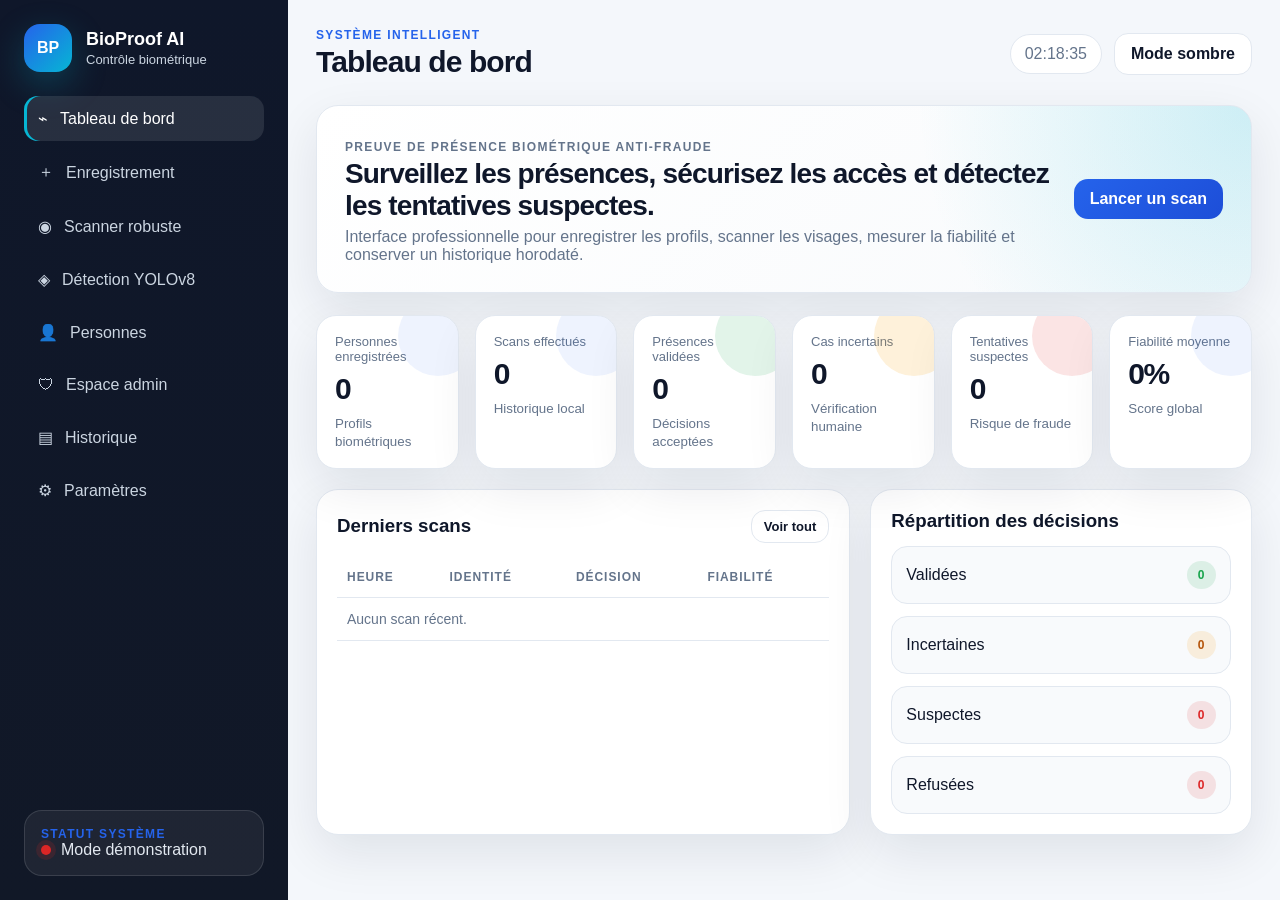
<file: index.html>
<!DOCTYPE html>
<html lang="fr">
<head>
  <meta charset="UTF-8" />
  <meta name="viewport" content="width=device-width, initial-scale=1.0" />
  <meta name="description" content="Système intelligent de preuve de présence biométrique anti-fraude" />
  <title>BioProof AI | Présence biométrique anti-fraude</title>
  <link rel="preconnect" href="https://fonts.gstatic.com" crossorigin>
  <link rel="stylesheet" href="assets/css/main.css" />
  <link rel="stylesheet" href="assets/css/components.css" />
  <link rel="stylesheet" href="assets/css/dashboard.css" />
  <link rel="stylesheet" href="assets/css/forms.css" />
  <link rel="stylesheet" href="assets/css/scanner.css" />
  <link rel="stylesheet" href="assets/css/responsive.css" />
</head>
<body>
  <div class="app-shell" id="appShell">
    <aside class="sidebar" aria-label="Navigation principale">
      <div class="brand">
        <div class="brand-mark">BP</div>
        <div>
          <strong>BioProof AI</strong>
          <span>Contrôle biométrique</span>
        </div>
      </div>

      <nav class="main-nav" id="mainNav">
        <button class="nav-item active" data-page="dashboard" type="button"><span>⌁</span> Tableau de bord</button>
        <button class="nav-item" data-page="register" type="button"><span>＋</span> Enregistrement</button>
        <button class="nav-item" data-page="scanner" type="button"><span>◉</span> Scanner robuste</button>
        <button class="nav-item" data-page="yolo" type="button"><span>◈</span> Détection YOLOv8</button>
        <button class="nav-item" data-page="persons" type="button"><span>👤</span> Personnes</button>
        <button class="nav-item" data-page="admin" type="button"><span>🛡</span> Espace admin</button>
        <button class="nav-item" data-page="history" type="button"><span>▤</span> Historique</button>
        <button class="nav-item" data-page="settings" type="button"><span>⚙</span> Paramètres</button>
      </nav>

      <div class="sidebar-card">
        <p class="eyebrow">Statut système</p>
        <div class="status-line">
          <span class="status-dot" id="backendDot"></span>
          <span id="backendStatus">Vérification...</span>
        </div>
      </div>
    </aside>

    <main class="main-content">
      <header class="topbar">
        <button class="menu-toggle" id="menuToggle" type="button" aria-label="Ouvrir le menu">☰</button>
        <div>
          <p class="eyebrow" id="pageEyebrow">Système intelligent</p>
          <h1 id="pageTitle">Tableau de bord</h1>
        </div>
        <div class="topbar-actions">
          <span class="clock" id="clock">--:--:--</span>
          <button class="btn btn-ghost" id="themeToggle" type="button">Mode sombre</button>
        </div>
      </header>

      <section id="toastArea" class="toast-area" aria-live="polite"></section>

      <section class="page active" id="page-dashboard" aria-label="Tableau de bord">
        <div class="hero-card">
          <div>
            <p class="eyebrow">Preuve de présence biométrique anti-fraude</p>
            <h2>Surveillez les présences, sécurisez les accès et détectez les tentatives suspectes.</h2>
            <p>Interface professionnelle pour enregistrer les profils, scanner les visages, mesurer la fiabilité et conserver un historique horodaté.</p>
          </div>
          <button class="btn btn-primary" data-go="scanner" type="button">Lancer un scan</button>
        </div>

        <div class="stats-grid">
          <article class="stat-card"><span>Personnes enregistrées</span><strong id="statPersons">0</strong><small>Profils biométriques</small></article>
          <article class="stat-card"><span>Scans effectués</span><strong id="statScans">0</strong><small>Historique local</small></article>
          <article class="stat-card success"><span>Présences validées</span><strong id="statValid">0</strong><small>Décisions acceptées</small></article>
          <article class="stat-card warning"><span>Cas incertains</span><strong id="statUncertain">0</strong><small>Vérification humaine</small></article>
          <article class="stat-card danger"><span>Tentatives suspectes</span><strong id="statSuspect">0</strong><small>Risque de fraude</small></article>
          <article class="stat-card"><span>Fiabilité moyenne</span><strong id="statReliability">0%</strong><small>Score global</small></article>
        </div>

        <div class="content-grid two-columns">
          <article class="panel">
            <div class="panel-header">
              <h3>Derniers scans</h3>
              <button class="btn btn-small btn-ghost" data-go="history" type="button">Voir tout</button>
            </div>
            <div class="table-wrap">
              <table>
                <thead><tr><th>Heure</th><th>Identité</th><th>Décision</th><th>Fiabilité</th></tr></thead>
                <tbody id="recentScans"></tbody>
              </table>
            </div>
          </article>

          <article class="panel">
            <div class="panel-header"><h3>Répartition des décisions</h3></div>
            <div class="decision-stack" id="decisionStack"></div>
          </article>
        </div>
      </section>
      <!--bouton de Detection yolov8-->


      <section class="page" id="page-register" aria-label="Enregistrement">
        <div class="section-intro">
          <div>
            <p class="eyebrow">Création profil</p>
            <h2>Enregistrement biométrique</h2>
            <p>Ajoutez une personne avec ses informations et une photo nette du visage.</p>
          </div>
        </div>

        <div class="content-grid form-layout">
          <form class="panel form-card" id="registerForm">
            <div class="form-grid">
              <label>Nom <input name="last_name" required placeholder="Ex. Konan" /></label>
              <label>Prénom <input name="first_name" required placeholder="Ex. Jean" /></label>
              <label>Matricule <input name="matricule" required placeholder="Ex. INF-2026-001" /></label>
              <label>Fonction <input name="role" placeholder="Ex. Étudiant" /></label>
              <label>Département <input name="department" placeholder="Ex. Informatique" /></label>
              <label>Contact <input name="contact" placeholder="Téléphone ou email" /></label>
              <label>Statut
                <select name="status" required>
                  <option value="Actif">Actif</option>
                  <option value="Inactif">Inactif</option>
                  <option value="Visiteur">Visiteur</option>
                  <option value="Personnel">Personnel</option>
                  <option value="Étudiant">Étudiant</option>
                  <option value="Agent externe">Agent externe</option>
                </select>
              </label>
              <label>Photo visage <input id="photoInput" name="photo" type="file" accept="image/png,image/jpeg,image/jpg,image/webp" required /></label>
            </div>
            <div class="form-actions">
              <button class="btn btn-primary" type="submit">Enregistrer le profil</button>
              <button class="btn btn-ghost" type="reset">Réinitialiser</button>
            </div>
          </form>

          <aside class="panel preview-card">
            <div class="photo-preview" id="photoPreview">
              <span>Aperçu photo</span>
            </div>
            <div id="registerResult" class="result-box muted">
              Le résultat de l’enregistrement apparaîtra ici.
            </div>
          </aside>
        </div>
      </section>

      <section class="page" id="page-scanner" aria-label="Scanner robuste">
        <div class="section-intro">
          <div>
            <p class="eyebrow">Scan temps réel</p>
            <h2>Scanner robuste</h2>
            <p>Placez un seul visage dans le cadre : le système capture et analyse automatiquement toutes les 5 secondes.</p>
          </div>
        </div>

        <div class="scanner-layout">
          <article class="panel webcam-panel">
            <div class="camera-shell">
              <video id="webcam" autoplay playsinline muted></video>
              <canvas id="captureCanvas" hidden></canvas>
              <div class="scan-frame"><span></span></div>
            </div>
            <div class="scanner-actions">
              <button class="btn btn-primary" id="startCamera" type="button">Démarrer webcam</button>
              <button class="btn btn-secondary" id="captureBtn" type="button">Capturer</button>
              <button class="btn btn-danger" id="stopCamera" type="button">Arrêter</button>
              <button class="btn btn-primary glow" id="analyzeBtn" type="button">Analyser robuste</button>
              <button class="btn btn-ghost active" id="autoScanBtn" type="button">Scan auto ON</button>
            </div>
            <div class="auto-scan-status" id="autoScanStatus">Démarrez la webcam : le système capture et analyse automatiquement toutes les 5 secondes.</div>
            <div class="precheck-panel" id="precheckPanel">
              <div><strong>Précontrôle intelligent</strong><span>Le précontrôle informe le résultat mais ne bloque pas le scan automatique.</span></div>
            </div>
            <p class="hint">Conseil : visage proche, lumière devant vous, aucun autre visage dans l’image.</p>
          </article>

          <article class="panel result-panel">
            <div class="panel-header">
              <h3>Résultat biométrique</h3>
              <span class="badge neutral" id="decisionBadge">En attente</span>
            </div>
            <div id="scanResult" class="empty-state">
              Aucun scan analysé. Démarrez la webcam : le système capturera et analysera automatiquement après 5 secondes.
            </div>
          </article>
        </div>
      </section>

            <!-- =====================================================
           DÉTECTION D'OBJETS YOLOv8
      ====================================================== -->
      <section class="page" id="page-yolo" aria-label="Détection YOLOv8">

        <div class="section-intro">
          <div>
            <p class="eyebrow">Vision artificielle</p>
            <h2>Détection d'objets YOLOv8</h2>
            <p>
              Utilisez la webcam pour détecter et identifier en temps réel
              les objets reconnus par le modèle YOLOv8.
            </p>
          </div>
        </div>

        <div class="scanner-layout">

          <!-- CAMÉRA YOLO -->
          <article class="panel webcam-panel">

            <div class="panel-header">
              <div>
                <h3>Caméra intelligente</h3>
                <p class="muted">
                  Détection et classification en temps réel
                </p>
              </div>

              <span class="badge neutral" id="yoloBadge">
                Arrêté
              </span>
            </div>

            <div class="camera-shell" id="yoloCameraShell">

              <div id="yoloPlaceholder" class="empty-state">
                <div>
                  <strong>YOLOv8</strong>
                  <p>
                    Cliquez sur « Démarrer YOLOv8 » pour lancer
                    la détection.
                  </p>
                </div>
              </div>

              <img
                id="yoloStream"
                alt="Flux vidéo YOLOv8"
                style="
                  display:none;
                  width:100%;
                  height:100%;
                  object-fit:contain;
                "
              />

            </div>

            <div class="scanner-actions">

              <button
                class="btn btn-primary glow"
                id="startYoloBtn"
                type="button"
              >
                ▶ Démarrer YOLOv8
              </button>

              <button
                class="btn btn-danger"
                id="stopYoloBtn"
                type="button"
                disabled
              >
                ■ Arrêter
              </button>

            </div>

            <div
              class="auto-scan-status"
              id="yoloStatus"
            >
              YOLOv8 est prêt. Démarrez la détection.
            </div>

            <p class="hint">
              Présentez un objet devant la caméra. Le modèle affichera
              sa classe et son niveau de confiance lorsqu'il le reconnaît.
            </p>

          </article>


          <!-- INFORMATIONS -->
          <article class="panel result-panel">

            <div class="panel-header">

              <h3>Informations YOLOv8</h3>

              <span
                class="badge neutral"
                id="yoloModelBadge"
              >
                YOLOv8n
              </span>

            </div>

            <div class="empty-state" id="yoloInfo">

              <div>
                <p>
                  <strong>Modèle :</strong>
                  YOLOv8n
                </p>

                <p>
                  <strong>Source :</strong>
                  Webcam
                </p>

                <p>
                  <strong>Mode :</strong>
                  Détection temps réel
                </p>

                <p>
                  <strong>Seuil de confiance :</strong>
                  35 %
                </p>

                <p>
                  <strong>Backend :</strong>
                  <span id="yoloBackendState">
                    Vérification...
                  </span>
                </p>
              </div>

            </div>

          </article>

        </div>

      </section>

      <section class="page" id="page-persons" aria-label="Personnes enregistrées">
        <div class="section-intro"><div><p class="eyebrow">Base locale</p><h2>Personnes enregistrées</h2><p>Consultez, filtrez et contrôlez les profils biométriques.</p></div></div>
        <article class="panel">
          <div class="toolbar">
            <input class="search-input" id="personSearch" placeholder="Rechercher par nom, matricule ou département" />
            <button class="btn btn-ghost" id="refreshPersons" type="button">Actualiser</button>
          </div>
          <div class="cards-grid" id="personsGrid"></div>
        </article>
      </section>


      <section class="page" id="page-admin" aria-label="Espace administrateur">
        <div class="section-intro admin-hero">
          <div>
            <p class="eyebrow">Administration sécurisée</p>
            <h2>Espace admin — gestion des enregistrements</h2>
            <p>Contrôlez les profils biométriques, vérifiez les doublons, modifiez les informations et supprimez les enregistrements non valides.</p>
          </div>
          <div class="admin-lock-card">
            <span class="admin-lock-icon">🛡</span>
            <strong>Contrôle local</strong>
            <small>Accès réservé à l’administrateur du système</small>
          </div>
        </div>

        <div class="admin-login panel" id="adminLoginPanel">
          <div>
            <p class="eyebrow">Authentification</p>
            <h3>Connexion administrateur</h3>
            <p class="muted">Cette protection locale empêche l’accès direct aux fonctions sensibles depuis l’interface.</p>
          </div>
          <form id="adminLoginForm" class="admin-login-form">
            <label>Identifiant
              <input name="username" placeholder="admin" autocomplete="username" required />
            </label>
            <label>Mot de passe
              <input name="password" type="password" placeholder="••••••••" autocomplete="current-password" required />
            </label>
            <button class="btn btn-primary" type="submit">Ouvrir l’espace admin</button>
            <p class="hint">Identifiants par défaut pour le prototype : <strong>admin</strong> / <strong>admin123</strong>. À remplacer dans une version réelle.</p>
          </form>
        </div>

        <div class="admin-workspace" id="adminWorkspace" hidden>
          <div class="admin-topbar panel">
            <div>
              <p class="eyebrow">Session active</p>
              <h3>Gestion professionnelle des profils</h3>
            </div>
            <div class="admin-actions-inline">
              <button class="btn btn-ghost" id="adminRefresh" type="button">Actualiser</button>
              <button class="btn btn-secondary" id="adminExportCsv" type="button">Exporter CSV</button>
              <button class="btn btn-danger" id="adminLogout" type="button">Fermer la session</button>
            </div>
          </div>

          <div class="admin-tabs" role="tablist" aria-label="Sections administration">
            <button class="admin-tab active" data-admin-tab="profiles" type="button">Profils biométriques</button>
            <button class="admin-tab" data-admin-tab="history" type="button">Historique des scans</button>
            <button class="admin-tab" data-admin-tab="settings" type="button">Paramètres système</button>
          </div>

          <div class="stats-grid admin-stats">
            <article class="stat-card"><span>Total profils</span><strong id="adminTotalPersons">0</strong><small>enregistrements biométriques</small></article>
            <article class="stat-card"><span>Actifs</span><strong id="adminActivePersons">0</strong><small>profils autorisés</small></article>
            <article class="stat-card"><span>Visiteurs</span><strong id="adminVisitors">0</strong><small>accès temporaire</small></article>
            <article class="stat-card"><span>Qualité moyenne</span><strong id="adminAvgQuality">0%</strong><small>photos de référence</small></article>
          </div>

          <div class="admin-tab-page active" id="adminTab-profiles">
          <article class="panel admin-panel">
            <div class="panel-header admin-panel-header">
              <div>
                <h3>Registre des personnes enregistrées</h3>
                <p class="muted">Recherche, filtrage, modification et suppression des profils.</p>
              </div>
              <span class="badge neutral" id="adminCountBadge">0 profils</span>
            </div>
            <div class="toolbar admin-toolbar">
              <input class="search-input" id="adminSearch" placeholder="Rechercher nom, matricule, département, statut" />
              <select id="adminStatusFilter">
                <option value="all">Tous les statuts</option>
                <option value="Actif">Actif</option>
                <option value="Inactif">Inactif</option>
                <option value="Visiteur">Visiteur</option>
                <option value="Personnel">Personnel</option>
                <option value="Étudiant">Étudiant</option>
                <option value="Agent externe">Agent externe</option>
              </select>
              <button class="btn btn-danger" id="adminDeleteSelected" type="button">Supprimer sélection</button>
            </div>
            <div class="table-wrap admin-table-wrap">
              <table class="admin-table">
                <thead>
                  <tr>
                    <th><input type="checkbox" id="adminSelectAll" aria-label="Tout sélectionner" /></th>
                    <th>Identité</th>
                    <th>Matricule</th>
                    <th>Département</th>
                    <th>Statut</th>
                    <th>Qualité</th>
                    <th>Créé le</th>
                    <th>Actions</th>
                  </tr>
                </thead>
                <tbody id="adminPersonsTable"></tbody>
              </table>
            </div>
          </article>

          <article class="panel admin-audit-panel">
            <div class="panel-header"><h3>Journal administratif</h3><button class="btn btn-small btn-ghost" id="adminLoadAudit" type="button">Charger le journal</button></div>
            <div id="adminAuditList" class="audit-list empty-state">Aucun journal chargé.</div>
          </article>
          </div>

          <div class="admin-tab-page" id="adminTab-history">
            <article class="panel admin-panel">
              <div class="panel-header admin-panel-header">
                <div>
                  <h3>Historique administratif des scans</h3>
                  <p class="muted">Contrôlez les preuves de présence, les décisions incertaines et les tentatives suspectes.</p>
                </div>
                <span class="badge neutral" id="adminHistoryCount">0 scans</span>
              </div>
              <div class="stats-grid admin-history-stats">
                <article class="stat-card success"><span>Validées</span><strong id="adminHistValid">0</strong><small>présences acceptées</small></article>
                <article class="stat-card warning"><span>Incertaines</span><strong id="adminHistUncertain">0</strong><small>vérification humaine</small></article>
                <article class="stat-card danger"><span>Suspectes</span><strong id="adminHistSuspect">0</strong><small>risque de fraude</small></article>
                <article class="stat-card"><span>Fiabilité moyenne</span><strong id="adminHistAvgReliability">0%</strong><small>historique récent</small></article>
              </div>
              <div class="toolbar admin-toolbar">
                <input class="search-input" id="adminHistorySearch" placeholder="Rechercher identité, matricule, décision, preuve" />
                <select id="adminHistoryDecisionFilter">
                  <option value="all">Toutes les décisions</option>
                  <option value="validée">Présence validée</option>
                  <option value="incertaine">Présence incertaine</option>
                  <option value="refusée">Présence refusée</option>
                  <option value="suspecte">Tentative suspecte</option>
                </select>
                <button class="btn btn-ghost" id="adminHistoryRefresh" type="button">Actualiser</button>
                <button class="btn btn-secondary" id="adminHistoryExport" type="button">Exporter CSV</button>
                <button class="btn btn-danger" id="adminHistoryClear" type="button">Vider l’historique</button>
              </div>
              <div class="table-wrap admin-table-wrap">
                <table class="admin-table">
                  <thead>
                    <tr><th>Date</th><th>Heure</th><th>Identité</th><th>Matricule</th><th>Décision</th><th>Facial</th><th>Fiabilité</th><th>Preuve</th><th>Action</th></tr>
                  </thead>
                  <tbody id="adminHistoryTable"></tbody>
                </table>
              </div>
            </article>
          </div>

          <div class="admin-tab-page" id="adminTab-settings">
            <article class="panel admin-panel">
              <div class="panel-header admin-panel-header">
                <div>
                  <h3>Paramètres professionnels du système</h3>
                  <p class="muted">Réglez les seuils biométriques, le scan automatique, la conservation et le mode de décision.</p>
                </div>
                <span class="badge neutral">Configuration</span>
              </div>
              <form id="adminSettingsForm" class="settings-form admin-settings-grid">
                <label>URL API backend <input name="apiBase" value="http://localhost:8000" /></label>
                <label>Intervalle scan automatique, secondes <input name="autoScanInterval" type="number" min="3" max="60" value="5" /></label>
                <label>Seuil reconnaissance faciale (%) <input name="faceThreshold" type="number" min="0" max="100" value="85" /></label>
                <label>Seuil fiabilité globale (%) <input name="reliabilityThreshold" type="number" min="0" max="100" value="85" /></label>
                <label>Seuil vivacité anti-fraude (%) <input name="livenessThreshold" type="number" min="0" max="100" value="40" /></label>
                <label>Seuil qualité image (%) <input name="qualityThreshold" type="number" min="0" max="100" value="55" /></label>
                <label>Conservation historique, jours <input name="retentionDays" type="number" min="1" max="3650" value="180" /></label>
                <label>Taille max image, Mo <input name="maxImageMb" type="number" min="1" max="25" value="8" /></label>
                <label>Mode de décision
                  <select name="decisionMode">
                    <option value="hybride">Hybride : scan fluide + validation stricte</option>
                    <option value="strict">Strict : sécurité maximale</option>
                    <option value="demo">Démonstration : tolérance élevée</option>
                  </select>
                </label>
                <label><input name="demoMode" type="checkbox" checked /> Activer le mode démonstration si le backend est absent</label>
                <label><input name="autoScanEnabled" type="checkbox" checked /> Activer le scan automatique par défaut</label>
                <label><input name="storeProofImages" type="checkbox" checked /> Enregistrer les images de preuve</label>
                <div class="settings-actions">
                  <button class="btn btn-primary" type="submit">Sauvegarder les paramètres</button>
                  <button class="btn btn-ghost" id="adminSettingsReset" type="button">Réinitialiser</button>
                  <button class="btn btn-secondary" id="adminSettingsSync" type="button">Synchroniser backend</button>
                </div>
              </form>
            </article>
          </div>
        </div>

        <div class="modal-backdrop" id="adminEditModal" hidden>
          <div class="modal-card" role="dialog" aria-modal="true" aria-labelledby="adminEditTitle">
            <div class="modal-header">
              <div><p class="eyebrow">Modification profil</p><h3 id="adminEditTitle">Modifier l’enregistrement</h3></div>
              <button class="modal-close" id="adminCloseModal" type="button" aria-label="Fermer">×</button>
            </div>
            <form id="adminEditForm" class="form-grid admin-edit-form">
              <input name="id" type="hidden" />
              <label>Nom <input name="last_name" required /></label>
              <label>Prénom <input name="first_name" required /></label>
              <label>Matricule <input name="matricule" required /></label>
              <label>Fonction <input name="role" /></label>
              <label>Département <input name="department" /></label>
              <label>Contact <input name="contact" /></label>
              <label>Statut
                <select name="status" required>
                  <option value="Actif">Actif</option>
                  <option value="Inactif">Inactif</option>
                  <option value="Visiteur">Visiteur</option>
                  <option value="Personnel">Personnel</option>
                  <option value="Étudiant">Étudiant</option>
                  <option value="Agent externe">Agent externe</option>
                </select>
              </label>
              <div class="modal-actions">
                <button class="btn btn-primary" type="submit">Sauvegarder</button>
                <button class="btn btn-ghost" id="adminCancelEdit" type="button">Annuler</button>
              </div>
            </form>
          </div>
        </div>
      </section>

      <section class="page" id="page-history" aria-label="Historique">
        <div class="section-intro"><div><p class="eyebrow">Traçabilité</p><h2>Historique des scans</h2><p>Consultez les présences validées, refusées, incertaines et suspectes.</p></div></div>
        <article class="panel">
          <div class="toolbar">
            <input class="search-input" id="historySearch" placeholder="Rechercher dans l’historique" />
            <select id="decisionFilter"><option value="all">Toutes les décisions</option><option value="validée">Validée</option><option value="incertaine">Incertaine</option><option value="refusée">Refusée</option><option value="suspecte">Suspecte</option></select>
            <button class="btn btn-ghost" id="exportCsv" type="button">Exporter CSV</button>
          </div>
          <div class="table-wrap">
            <table>
              <thead><tr><th>Date</th><th>Heure</th><th>Identité</th><th>Décision</th><th>Facial</th><th>Fiabilité</th><th>Preuve</th></tr></thead>
              <tbody id="historyTable"></tbody>
            </table>
          </div>
        </article>
      </section>

      <section class="page" id="page-settings" aria-label="Paramètres">
        <div class="section-intro"><div><p class="eyebrow">Configuration</p><h2>Paramètres du système</h2><p>Définissez les seuils et l’adresse de l’API backend.</p></div></div>
        <form class="panel settings-form" id="settingsForm">
          <label>URL API backend <input name="apiBase" value="http://localhost:8000" /></label>
          <label>Seuil reconnaissance faciale (%) <input name="faceThreshold" type="number" min="0" max="100" value="85" /></label>
          <label>Seuil fiabilité globale (%) <input name="reliabilityThreshold" type="number" min="0" max="100" value="85" /></label>
          <label>Seuil vivacité (%) <input name="livenessThreshold" type="number" min="0" max="100" value="40" /></label>
          <label><input name="demoMode" type="checkbox" checked /> Activer le mode démonstration si le backend est absent</label>
          <button class="btn btn-primary" type="submit">Sauvegarder les paramètres</button>
        </form>
      </section>
    </main>
  </div>

  <script src="assets/js/utils.js?v=autoscan5"></script>
  <script src="assets/js/api.js?v=autoscan5"></script>
  <script src="assets/js/webcam.js?v=autoscan5"></script>
  <script src="assets/js/register.js?v=autoscan5"></script>
  <script src="assets/js/scanner.js?v=autoscan-direct-5s"></script>
  <script src="assets/js/yolo.js?v=1"></script>
  <script src="assets/js/persons.js?v=autoscan5"></script>
  <script src="assets/js/history.js?v=autoscan5"></script>
  <script src="assets/js/admin.js?v=admin-history-settings-v2"></script>
  <script src="assets/js/app.js?v=admin-history-settings-v2"></script>
</body>
</html>
</file>
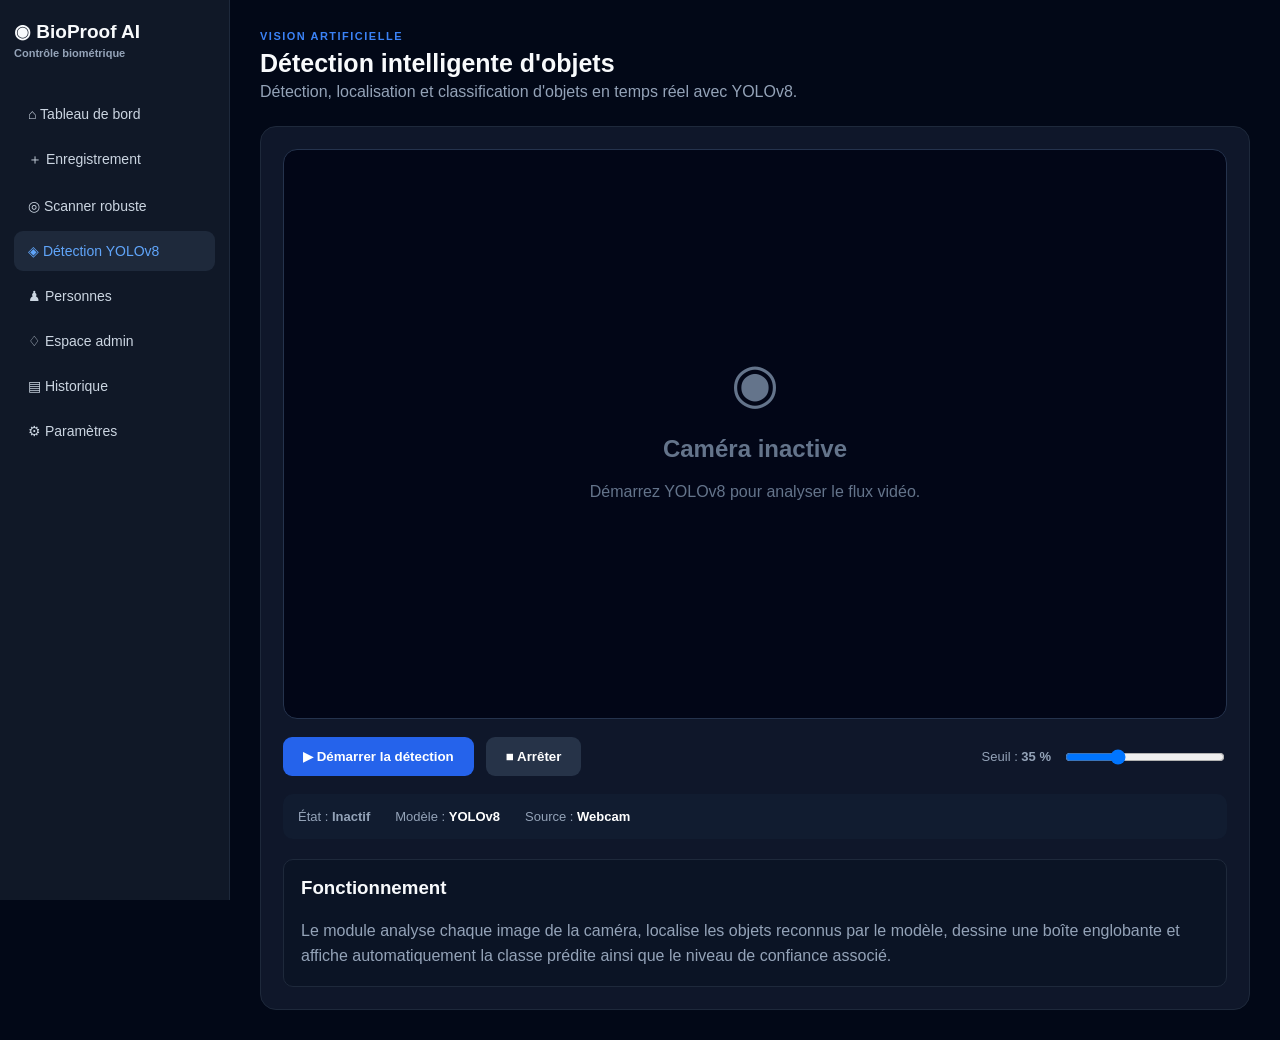
<file: pages/yolo.html>
<!DOCTYPE html>

<html lang="fr">

<head>

<meta charset="UTF-8">

<meta
    name="viewport"
    content="width=device-width, initial-scale=1.0"
>

<title>
    BioProof AI | Détection YOLOv8
</title>

<style>

* {
    box-sizing: border-box;
}

body {

    margin: 0;

    font-family:
        Inter,
        Arial,
        sans-serif;

    background: #020817;

    color: #f8fafc;
}


/* =========================
   SIDEBAR
========================= */

.sidebar {

    position: fixed;

    left: 0;
    top: 0;

    width: 230px;
    height: 100vh;

    padding: 20px 14px;

    background: #101827;

    border-right:
        1px solid #1e293b;
}


.logo {

    font-size: 19px;

    font-weight: 800;

    margin-bottom: 35px;
}


.logo small {

    display: block;

    margin-top: 4px;

    font-size: 11px;

    color: #94a3b8;
}


.menu-item {

    display: block;

    width: 100%;

    padding: 12px 14px;

    margin-bottom: 5px;

    border-radius: 9px;

    color: #cbd5e1;

    text-decoration: none;

    font-size: 14px;
}


.menu-item:hover {

    background: #1e293b;

    color: white;
}


.menu-item.active {

    background: #1e293b;

    color: #60a5fa;
}


/* =========================
   MAIN
========================= */

.main {

    margin-left: 230px;

    min-height: 100vh;

    padding: 30px;
}


.eyebrow {

    color: #3b82f6;

    font-size: 11px;

    font-weight: 800;

    letter-spacing: 1.5px;
}


h1 {

    margin:
        7px 0 5px;

    font-size: 25px;
}


.subtitle {

    margin-bottom: 25px;

    color: #94a3b8;
}


/* =========================
   CARD
========================= */

.card {

    padding: 22px;

    border:
        1px solid #1e293b;

    border-radius: 16px;

    background: #0f172a;
}


/* =========================
   CAMERA
========================= */

.camera {

    position: relative;

    display: flex;

    align-items: center;
    justify-content: center;

    width: 100%;

    min-height: 570px;

    overflow: hidden;

    background: #020617;

    border:
        1px solid #25334d;

    border-radius: 14px;
}


.camera img {

    display: none;

    width: 100%;

    max-height: 720px;

    object-fit: contain;
}


.placeholder {

    text-align: center;

    color: #64748b;
}


.placeholder-icon {

    margin-bottom: 15px;

    font-size: 55px;
}


/* =========================
   CONTROLS
========================= */

.controls {

    display: flex;

    align-items: center;

    gap: 12px;

    margin-top: 18px;

    flex-wrap: wrap;
}


button {

    padding:
        12px 20px;

    border: none;

    border-radius: 9px;

    cursor: pointer;

    font-weight: 700;
}


.start {

    background: #2563eb;

    color: white;
}


.stop {

    background: #263348;

    color: white;
}


label {

    margin-left: auto;

    color: #94a3b8;

    font-size: 13px;
}


input[type="range"] {

    width: 160px;
}


/* =========================
   STATUS
========================= */

.status-bar {

    display: flex;

    gap: 25px;

    margin-top: 18px;

    padding: 15px;

    background: #111c30;

    border-radius: 10px;

    color: #94a3b8;

    font-size: 13px;
}


.status-value {

    color: white;

    font-weight: 700;
}


.online {

    color: #22c55e;
}


.offline {

    color: #94a3b8;
}


/* =========================
   INFORMATION
========================= */

.info {

    margin-top: 20px;

    padding: 17px;

    background: #0b1425;

    border:
        1px solid #1e293b;

    border-radius: 10px;
}


.info h3 {

    margin-top: 0;
}


.info p {

    margin-bottom: 0;

    color: #94a3b8;

    line-height: 1.6;
}

</style>

</head>


<body>


<!-- ======================
     SIDEBAR
====================== -->

<aside class="sidebar">

<div class="logo">

    ◉ BioProof AI

    <small>
        Contrôle biométrique
    </small>

</div>


<a
    href="../index.html"
    class="menu-item"
>
    ⌂ Tableau de bord
</a>


<a
    href="#"
    class="menu-item"
>
    ＋ Enregistrement
</a>


<a
    href="#"
    class="menu-item"
>
    ◎ Scanner robuste
</a>


<a
    href="yolo.html"
    class="menu-item active"
>
    ◈ Détection YOLOv8
</a>


<a
    href="#"
    class="menu-item"
>
    ♟ Personnes
</a>


<a
    href="#"
    class="menu-item"
>
    ♢ Espace admin
</a>


<a
    href="#"
    class="menu-item"
>
    ▤ Historique
</a>


<a
    href="#"
    class="menu-item"
>
    ⚙ Paramètres
</a>

</aside>



<!-- ======================
     MAIN
====================== -->

<main class="main">


<div class="eyebrow">

    VISION ARTIFICIELLE

</div>


<h1>

    Détection intelligente d'objets

</h1>


<div class="subtitle">

    Détection, localisation et classification
    d'objets en temps réel avec YOLOv8.

</div>



<div class="card">


<div class="camera">


    <div
        id="placeholder"
        class="placeholder"
    >

        <div class="placeholder-icon">
            ◉
        </div>

        <h2>
            Caméra inactive
        </h2>

        <p>
            Démarrez YOLOv8 pour analyser
            le flux vidéo.
        </p>

    </div>


    <img
        id="yoloStream"
        alt="Flux YOLOv8"
    >


</div>



<div class="controls">


<button
    class="start"
    onclick="startYOLO()"
>

    ▶ Démarrer la détection

</button>


<button
    class="stop"
    onclick="stopYOLO()"
>

    ■ Arrêter

</button>


<label>

    Seuil :

    <strong id="confidenceText">
        35 %
    </strong>

</label>


<input
    id="confidence"
    type="range"
    min="10"
    max="90"
    value="35"
    oninput="updateConfidence()"
>


</div>



<div class="status-bar">


<div>

    État :

    <span
        id="status"
        class="status-value offline"
    >
        Inactif
    </span>

</div>


<div>

    Modèle :

    <span class="status-value">
        YOLOv8
    </span>

</div>


<div>

    Source :

    <span class="status-value">
        Webcam
    </span>

</div>


</div>



<div class="info">

<h3>
    Fonctionnement
</h3>

<p>

    Le module analyse chaque image de la caméra,
    localise les objets reconnus par le modèle,
    dessine une boîte englobante et affiche
    automatiquement la classe prédite ainsi que
    le niveau de confiance associé.

</p>

</div>


</div>


</main>



<script>

const BACKEND =
    "http://127.0.0.1:8000";


let running = false;


function updateConfidence() {

    const value =
        document.getElementById(
            "confidence"
        ).value;

    document.getElementById(
        "confidenceText"
    ).textContent =
        value + " %";


    /*
       Si YOLO tourne déjà,
       redémarrage avec le nouveau seuil.
    */

    if (running) {

        startYOLO();

    }

}



function startYOLO() {

    const stream =
        document.getElementById(
            "yoloStream"
        );

    const placeholder =
        document.getElementById(
            "placeholder"
        );

    const status =
        document.getElementById(
            "status"
        );

    const confidence =
        document.getElementById(
            "confidence"
        ).value / 100;


    /*
       Timestamp pour empêcher le navigateur
       d'utiliser un ancien flux en cache.
    */

    stream.src =
        BACKEND
        + "/api/yolo/stream"
        + "?confidence="
        + confidence
        + "&t="
        + Date.now();


    stream.style.display =
        "block";

    placeholder.style.display =
        "none";


    status.textContent =
        "YOLOv8 actif";

    status.className =
        "status-value online";


    running = true;

}



function stopYOLO() {

    const stream =
        document.getElementById(
            "yoloStream"
        );

    const placeholder =
        document.getElementById(
            "placeholder"
        );

    const status =
        document.getElementById(
            "status"
        );


    /*
       Couper la connexion HTTP arrête
       progressivement le générateur backend.
    */

    stream.src = "";


    stream.style.display =
        "none";

    placeholder.style.display =
        "block";


    status.textContent =
        "Inactif";

    status.className =
        "status-value offline";


    running = false;

}


window.addEventListener(
    "beforeunload",
    stopYOLO
);

</script>


</body>

</html>
</file>
<file: assets/css/main.css>
:root{
  --bg:#f4f7fb;--surface:#fff;--surface-2:#f8fafc;--text:#0f172a;--muted:#64748b;--line:#e2e8f0;
  --primary:#2563eb;--primary-2:#06b6d4;--success:#16a34a;--warning:#f59e0b;--danger:#dc2626;--danger-dark:#991b1b;
  --shadow:0 18px 50px rgba(15,23,42,.09);--radius:22px;--radius-sm:14px;--sidebar:#0f172a;
}
*{box-sizing:border-box}html{scroll-behavior:smooth}body{margin:0;font-family:Inter,"Segoe UI",Arial,sans-serif;background:var(--bg);color:var(--text)}
body.dark{--bg:#020617;--surface:#0f172a;--surface-2:#111c31;--text:#e5edf8;--muted:#94a3b8;--line:#1e293b;--shadow:0 18px 50px rgba(0,0,0,.3)}
button,input,select{font:inherit}button{cursor:pointer}img,video{max-width:100%}.app-shell{display:flex;min-height:100vh}.sidebar{width:288px;background:linear-gradient(180deg,#0f172a,#111827);color:white;padding:24px;position:fixed;inset:0 auto 0 0;display:flex;flex-direction:column;gap:24px;z-index:10}.brand{display:flex;align-items:center;gap:14px}.brand-mark{width:48px;height:48px;border-radius:16px;display:grid;place-items:center;background:linear-gradient(135deg,var(--primary),var(--primary-2));font-weight:800;box-shadow:0 12px 35px rgba(6,182,212,.25)}.brand strong{display:block;font-size:18px}.brand span{display:block;color:#cbd5e1;font-size:13px;margin-top:2px}.main-nav{display:grid;gap:8px}.nav-item{border:0;background:transparent;color:#cbd5e1;border-radius:14px;padding:13px 14px;text-align:left;display:flex;gap:12px;align-items:center;transition:.2s}.nav-item:hover,.nav-item.active{background:rgba(255,255,255,.1);color:#fff}.nav-item.active{box-shadow:inset 3px 0 0 var(--primary-2)}.sidebar-card{margin-top:auto;border:1px solid rgba(255,255,255,.12);border-radius:18px;padding:16px;background:rgba(255,255,255,.06)}.status-line{display:flex;align-items:center;gap:10px;color:#e2e8f0}.status-dot{width:10px;height:10px;border-radius:999px;background:var(--warning);box-shadow:0 0 0 5px rgba(245,158,11,.15)}.status-dot.online{background:var(--success);box-shadow:0 0 0 5px rgba(22,163,74,.15)}.status-dot.offline{background:var(--danger);box-shadow:0 0 0 5px rgba(220,38,38,.15)}
.main-content{margin-left:288px;width:calc(100% - 288px);padding:28px}.topbar{display:flex;justify-content:space-between;align-items:center;gap:18px;margin-bottom:26px}.topbar h1{margin:3px 0 0;font-size:30px;letter-spacing:-.03em}.eyebrow{margin:0;text-transform:uppercase;letter-spacing:.11em;font-size:12px;font-weight:800;color:var(--primary)}.topbar-actions{display:flex;align-items:center;gap:12px}.clock{background:var(--surface);border:1px solid var(--line);padding:10px 14px;border-radius:999px;color:var(--muted)}.menu-toggle{display:none}.page{display:none}.page.active{display:block}.section-intro{display:flex;justify-content:space-between;align-items:flex-end;margin-bottom:18px}.section-intro h2,.hero-card h2{margin:.2rem 0;font-size:28px;letter-spacing:-.03em}.section-intro p,.hero-card p{color:var(--muted);margin:.4rem 0 0;max-width:760px}.hero-card{border-radius:var(--radius);background:radial-gradient(circle at top right,rgba(6,182,212,.18),transparent 35%),linear-gradient(135deg,var(--surface),var(--surface-2));border:1px solid var(--line);box-shadow:var(--shadow);padding:28px;display:flex;justify-content:space-between;gap:24px;align-items:center;margin-bottom:22px}.panel{background:var(--surface);border:1px solid var(--line);border-radius:var(--radius);box-shadow:var(--shadow);padding:20px}.panel-header{display:flex;justify-content:space-between;align-items:center;gap:12px;margin-bottom:14px}.panel-header h3{margin:0}.content-grid{display:grid;gap:20px}.two-columns{grid-template-columns:1.4fr 1fr}.muted{color:var(--muted)}.hint{color:var(--muted);font-size:14px;margin-bottom:0}.toast-area{position:fixed;top:18px;right:18px;display:grid;gap:10px;z-index:50}.toast{background:var(--surface);border:1px solid var(--line);box-shadow:var(--shadow);border-left:4px solid var(--primary);border-radius:14px;padding:12px 14px;max-width:360px}.toast.success{border-left-color:var(--success)}.toast.error{border-left-color:var(--danger)}.toast.warning{border-left-color:var(--warning)}
</file>
<file: assets/css/components.css>
.btn{border:0;border-radius:14px;padding:11px 16px;font-weight:800;display:inline-flex;align-items:center;justify-content:center;gap:8px;transition:.2s;white-space:nowrap}.btn:hover{transform:translateY(-1px)}.btn-primary{background:linear-gradient(135deg,var(--primary),#1d4ed8);color:#fff}.btn-secondary{background:#0ea5e9;color:#fff}.btn-danger{background:var(--danger);color:#fff}.btn-ghost{background:var(--surface);color:var(--text);border:1px solid var(--line)}.btn-small{padding:8px 12px;font-size:13px}.glow{box-shadow:0 0 0 6px rgba(37,99,235,.12)}.badge{display:inline-flex;align-items:center;border-radius:999px;padding:7px 11px;font-size:12px;font-weight:900;text-transform:uppercase;letter-spacing:.04em}.badge.validée,.badge.reconnue,.badge.success{background:rgba(22,163,74,.12);color:var(--success)}.badge.incertaine,.badge.warning{background:rgba(245,158,11,.13);color:#b45309}.badge.refusée,.badge.danger{background:rgba(220,38,38,.12);color:var(--danger)}.badge.suspecte{background:rgba(153,27,27,.15);color:var(--danger-dark)}.badge.neutral{background:var(--surface-2);color:var(--muted);border:1px solid var(--line)}.table-wrap{overflow:auto}table{width:100%;border-collapse:collapse}th,td{padding:13px 10px;border-bottom:1px solid var(--line);text-align:left;font-size:14px}th{color:var(--muted);font-size:12px;text-transform:uppercase;letter-spacing:.08em}.toolbar{display:flex;gap:12px;flex-wrap:wrap;margin-bottom:16px}.search-input,.toolbar select{border:1px solid var(--line);border-radius:14px;padding:12px 14px;background:var(--surface-2);color:var(--text);min-width:260px}.score-row{margin:12px 0}.score-label{display:flex;justify-content:space-between;color:var(--muted);font-size:13px;margin-bottom:6px}.score-bar{height:10px;border-radius:999px;background:var(--surface-2);overflow:hidden;border:1px solid var(--line)}.score-fill{height:100%;border-radius:999px;background:var(--primary)}.score-fill.high{background:var(--success)}.score-fill.mid{background:var(--warning)}.score-fill.low{background:var(--danger)}.empty-state{border:1px dashed var(--line);border-radius:18px;padding:28px;text-align:center;color:var(--muted);background:var(--surface-2)}.result-box{border:1px solid var(--line);border-radius:18px;padding:16px;background:var(--surface-2);margin-top:16px}.profile-grid{display:grid;grid-template-columns:repeat(2,minmax(0,1fr));gap:10px;margin:14px 0}.profile-item{background:var(--surface-2);border:1px solid var(--line);border-radius:14px;padding:12px}.profile-item span{display:block;color:var(--muted);font-size:12px}.profile-item strong{display:block;margin-top:3px}.cards-grid{display:grid;grid-template-columns:repeat(auto-fill,minmax(235px,1fr));gap:16px}.person-card{border:1px solid var(--line);background:var(--surface-2);border-radius:18px;padding:16px}.person-avatar{width:58px;height:58px;border-radius:18px;background:linear-gradient(135deg,var(--primary),var(--primary-2));color:#fff;display:grid;place-items:center;font-weight:900;margin-bottom:12px}.decision-stack{display:grid;gap:12px}.decision-item{display:flex;justify-content:space-between;align-items:center;padding:14px;border-radius:16px;background:var(--surface-2);border:1px solid var(--line)}

/* ===============================
   Espace admin professionnel
   =============================== */
.admin-hero{align-items:stretch}.admin-lock-card{min-width:230px;border:1px solid var(--line);border-radius:22px;background:linear-gradient(135deg,rgba(37,99,235,.10),rgba(6,182,212,.10));padding:18px;display:flex;flex-direction:column;gap:6px;justify-content:center}.admin-lock-icon{font-size:30px}.admin-login{display:grid;grid-template-columns:1fr 1.4fr;gap:24px;align-items:start}.admin-login-form{display:grid;grid-template-columns:1fr 1fr auto;gap:14px;align-items:end}.admin-login-form label,.admin-edit-form label{display:grid;gap:8px;font-weight:800;color:var(--text)}.admin-login-form input,.admin-edit-form input,.admin-edit-form select{border:1px solid var(--line);border-radius:14px;padding:12px 14px;background:var(--surface-2);color:var(--text)}.admin-workspace{display:grid;gap:18px}.admin-topbar{display:flex;align-items:center;justify-content:space-between;gap:16px}.admin-actions-inline{display:flex;gap:10px;flex-wrap:wrap}.admin-stats{margin:0}.admin-panel-header{align-items:flex-start}.admin-toolbar select{border:1px solid var(--line);border-radius:14px;padding:12px 14px;background:var(--surface-2);color:var(--text);min-width:190px}.admin-table-wrap{max-height:520px}.admin-table th{position:sticky;top:0;background:var(--surface);z-index:1}.admin-identity{display:flex;align-items:center;gap:10px}.admin-identity small{display:block;color:var(--muted);margin-top:2px}.mini-avatar{width:38px;height:38px;border-radius:14px;background:linear-gradient(135deg,var(--primary),var(--primary-2));color:#fff;display:grid;place-items:center;font-weight:900;flex:none}.row-actions{display:flex;gap:8px;flex-wrap:wrap}.modal-backdrop{position:fixed;inset:0;background:rgba(15,23,42,.62);backdrop-filter:blur(8px);display:grid;place-items:center;z-index:100}.modal-backdrop[hidden]{display:none}.modal-card{width:min(760px,calc(100vw - 28px));background:var(--surface);border:1px solid var(--line);border-radius:24px;box-shadow:0 30px 80px rgba(0,0,0,.24);padding:22px}.modal-header{display:flex;align-items:flex-start;justify-content:space-between;gap:14px;margin-bottom:18px}.modal-close{width:42px;height:42px;border-radius:14px;border:1px solid var(--line);background:var(--surface-2);color:var(--text);font-size:26px;cursor:pointer}.admin-edit-form{grid-template-columns:repeat(2,minmax(0,1fr))}.modal-actions{grid-column:1/-1;display:flex;justify-content:flex-end;gap:10px;margin-top:6px}.audit-list{display:grid;gap:10px}.audit-item{border:1px solid var(--line);background:var(--surface-2);border-radius:16px;padding:12px;display:grid;grid-template-columns:180px 170px 1fr;gap:12px;align-items:start}.audit-item span,.audit-item small{color:var(--muted)}
@media (max-width:900px){.admin-login{grid-template-columns:1fr}.admin-login-form{grid-template-columns:1fr}.admin-topbar{align-items:flex-start;flex-direction:column}.admin-edit-form{grid-template-columns:1fr}.audit-item{grid-template-columns:1fr}.admin-lock-card{min-width:0}.row-actions{flex-direction:column}.row-actions .btn{width:100%}}

/* Administration avancée : profils, historique et paramètres */
.admin-tabs {
  display: flex;
  gap: 10px;
  flex-wrap: wrap;
  margin: 16px 0;
}
.admin-tab {
  border: 1px solid rgba(148, 163, 184, .35);
  background: rgba(255,255,255,.75);
  color: var(--text, #0f172a);
  padding: 10px 14px;
  border-radius: 999px;
  font-weight: 700;
  cursor: pointer;
  transition: .2s ease;
}
.admin-tab:hover { transform: translateY(-1px); border-color: rgba(37, 99, 235, .45); }
.admin-tab.active { background: linear-gradient(135deg, #2563eb, #06b6d4); color: #fff; border-color: transparent; box-shadow: 0 12px 28px rgba(37,99,235,.22); }
.admin-tab-page { display: none; }
.admin-tab-page.active { display: block; }
.admin-history-stats { margin: 16px 0; }
.admin-settings-grid {
  display: grid;
  grid-template-columns: repeat(2, minmax(240px, 1fr));
  gap: 16px;
}
.admin-settings-grid label {
  display: grid;
  gap: 8px;
  font-weight: 700;
}
.admin-settings-grid label input,
.admin-settings-grid label select {
  width: 100%;
}
.admin-settings-grid label:has(input[type="checkbox"]) {
  display: flex;
  align-items: center;
  gap: 10px;
  background: rgba(15, 23, 42, .035);
  padding: 12px 14px;
  border-radius: 14px;
  border: 1px solid rgba(148, 163, 184, .22);
}
.settings-actions {
  grid-column: 1 / -1;
  display: flex;
  flex-wrap: wrap;
  gap: 10px;
  padding-top: 8px;
}
.admin-table code {
  background: rgba(15,23,42,.06);
  padding: 4px 6px;
  border-radius: 8px;
  font-size: 12px;
}
body.dark .admin-tab { background: rgba(15,23,42,.75); color: #e5e7eb; }
body.dark .admin-settings-grid label:has(input[type="checkbox"]) { background: rgba(255,255,255,.04); }
body.dark .admin-table code { background: rgba(255,255,255,.08); }
@media (max-width: 820px) {
  .admin-settings-grid { grid-template-columns: 1fr; }
}
</file>
<file: assets/css/dashboard.css>
.stats-grid{display:grid;grid-template-columns:repeat(6,1fr);gap:16px;margin-bottom:20px}.stat-card{background:var(--surface);border:1px solid var(--line);border-radius:20px;padding:18px;box-shadow:var(--shadow);position:relative;overflow:hidden}.stat-card:after{content:"";position:absolute;right:-20px;top:-20px;width:80px;height:80px;border-radius:999px;background:rgba(37,99,235,.08)}.stat-card span{display:block;color:var(--muted);font-size:13px}.stat-card strong{display:block;font-size:30px;margin:8px 0;letter-spacing:-.05em}.stat-card small{color:var(--muted)}.stat-card.success:after{background:rgba(22,163,74,.12)}.stat-card.warning:after{background:rgba(245,158,11,.15)}.stat-card.danger:after{background:rgba(220,38,38,.12)}
</file>
<file: assets/css/forms.css>
.form-layout{grid-template-columns:1.35fr .8fr}.form-grid{display:grid;grid-template-columns:repeat(2,minmax(0,1fr));gap:14px}label{display:grid;gap:7px;font-weight:800;color:var(--text);font-size:14px}input,select{border:1px solid var(--line);background:var(--surface-2);color:var(--text);border-radius:14px;padding:12px 13px;outline:none;transition:.2s}input:focus,select:focus{border-color:var(--primary);box-shadow:0 0 0 4px rgba(37,99,235,.12)}.form-actions{display:flex;gap:12px;flex-wrap:wrap;margin-top:18px}.preview-card{display:flex;flex-direction:column}.photo-preview{min-height:300px;border:1px dashed var(--line);border-radius:20px;background:var(--surface-2);display:grid;place-items:center;color:var(--muted);overflow:hidden}.photo-preview img{width:100%;height:100%;object-fit:cover}.settings-form{display:grid;gap:16px;max-width:760px}.settings-form label:has(input[type="checkbox"]){display:flex;align-items:center;gap:10px}
</file>
<file: assets/css/scanner.css>
.scanner-layout{display:grid;grid-template-columns:1.18fr .82fr;gap:20px}.camera-shell{position:relative;aspect-ratio:16/10;background:#020617;border-radius:22px;overflow:hidden;border:1px solid var(--line)}.camera-shell video{width:100%;height:100%;object-fit:cover;display:block}.scan-frame{position:absolute;inset:12%;border:2px solid rgba(6,182,212,.85);border-radius:38px;box-shadow:0 0 0 999px rgba(2,6,23,.18),0 0 35px rgba(6,182,212,.35);pointer-events:none}.scan-frame:before,.scan-frame:after{content:"";position:absolute;width:36px;height:36px;border-color:#fff}.scan-frame:before{top:-2px;left:-2px;border-top:4px solid;border-left:4px solid;border-radius:18px 0 0 0}.scan-frame:after{right:-2px;bottom:-2px;border-right:4px solid;border-bottom:4px solid;border-radius:0 0 18px 0}.scanner-actions{display:flex;gap:10px;flex-wrap:wrap;margin-top:16px}.result-panel{min-height:520px}.decision-title{font-size:24px;margin:8px 0}.proof-code{font-family:"SFMono-Regular",Consolas,monospace;background:var(--surface-2);border:1px solid var(--line);border-radius:12px;padding:10px;word-break:break-all;color:var(--muted)}

.auto-scan-status {
  margin-top: 14px;
  padding: 12px 14px;
  border-radius: 14px;
  border: 1px solid rgba(37, 99, 235, .22);
  background: linear-gradient(135deg, rgba(37,99,235,.08), rgba(6,182,212,.08));
  color: var(--text);
  font-weight: 700;
  font-size: 14px;
}

#autoScanBtn.active {
  border-color: rgba(6, 182, 212, .45);
  background: rgba(6, 182, 212, .12);
  color: #0891b2;
}

.camera-shell::after {
  content: 'AUTO 5s';
  position: absolute;
  left: 18px;
  top: 18px;
  padding: 8px 10px;
  border-radius: 999px;
  background: rgba(15, 23, 42, .66);
  color: #fff;
  font-size: 12px;
  font-weight: 800;
  letter-spacing: .08em;
  backdrop-filter: blur(10px);
}

/* Corrections robustesse : précontrôle automatique et décision explicable */
.precheck-panel {
  margin-top: 14px;
  padding: 14px 16px;
  border: 1px solid var(--border);
  border-radius: 16px;
  background: rgba(15, 23, 42, .04);
  color: var(--muted);
}
.precheck-panel strong { display:block; color: var(--text); margin-bottom: 4px; }
.precheck-panel span { font-size: 13px; }
.precheck-panel.ready { border-color: rgba(22, 163, 74, .35); background: rgba(22, 163, 74, .08); }
.precheck-panel.blocked { border-color: rgba(245, 158, 11, .45); background: rgba(245, 158, 11, .09); }
.precheck-grid {
  display:grid;
  grid-template-columns: repeat(4, minmax(0, 1fr));
  gap: 8px;
  margin-top: 10px;
  font-size: 12px;
}
.precheck-grid span {
  border: 1px solid var(--border);
  border-radius: 10px;
  padding: 8px;
  background: rgba(255,255,255,.55);
}
.risk-box, .recommendations {
  margin-top: 14px;
  padding: 14px;
  border-radius: 14px;
  border: 1px solid var(--border);
  background: rgba(15, 23, 42, .04);
}
.risk-box.valid { border-color: rgba(22, 163, 74, .35); background: rgba(22, 163, 74, .08); }
.risk-box.warn { border-color: rgba(245, 158, 11, .45); background: rgba(245, 158, 11, .08); }
.risk-box.danger { border-color: rgba(220, 38, 38, .4); background: rgba(220, 38, 38, .08); }
.risk-box p { margin: 6px 0 0; color: var(--muted); line-height: 1.45; }
.recommendations ul { margin: 8px 0 0 18px; padding: 0; color: var(--muted); }
.recommendations li { margin: 5px 0; }
.recommendations.warning { border-color: rgba(220, 38, 38, .35); background: rgba(220, 38, 38, .07); }
@media (max-width: 760px) { .precheck-grid { grid-template-columns: repeat(2, minmax(0, 1fr)); } }
.risk-box.validée { border-color: rgba(22, 163, 74, .35); background: rgba(22, 163, 74, .08); }
.risk-box.incertaine { border-color: rgba(245, 158, 11, .45); background: rgba(245, 158, 11, .08); }
.risk-box.suspecte, .risk-box.refusée { border-color: rgba(220, 38, 38, .4); background: rgba(220, 38, 38, .08); }

.auto-waiting {
  min-height: 260px;
  display: grid;
  place-items: center;
  text-align: center;
  border: 1px dashed rgba(37, 99, 235, .24);
  border-radius: 18px;
  background: linear-gradient(180deg, rgba(37,99,235,.06), rgba(6,182,212,.05));
  color: var(--text);
  padding: 26px;
}
.auto-countdown {
  width: 110px;
  height: 110px;
  border-radius: 50%;
  border: 8px solid rgba(6, 182, 212, .22);
  display: grid;
  place-items: center;
  margin: 0 auto 16px;
  box-shadow: inset 0 0 0 8px rgba(37,99,235,.08), 0 18px 40px rgba(15,23,42,.12);
}
.auto-countdown strong {
  display: block;
  font-size: 42px;
  line-height: 34px;
  color: #2563eb;
}
.auto-countdown span {
  display: block;
  font-size: 12px;
  text-transform: uppercase;
  letter-spacing: .08em;
  color: var(--muted);
}
.muted-small { color: var(--muted); font-size: 13px; margin-top: 8px; }
</file>
<file: assets/css/responsive.css>
@media(max-width:1180px){.stats-grid{grid-template-columns:repeat(3,1fr)}.two-columns,.scanner-layout,.form-layout{grid-template-columns:1fr}.sidebar{width:260px}.main-content{margin-left:260px;width:calc(100% - 260px)}}
@media(max-width:860px){.sidebar{transform:translateX(-100%);transition:.25s}.app-shell.sidebar-open .sidebar{transform:translateX(0)}.main-content{margin-left:0;width:100%;padding:18px}.menu-toggle{display:inline-flex;border:1px solid var(--line);background:var(--surface);border-radius:12px;padding:9px 12px}.topbar{align-items:flex-start}.topbar-actions{margin-left:auto}.stats-grid{grid-template-columns:repeat(2,1fr)}.form-grid,.profile-grid{grid-template-columns:1fr}.hero-card{display:block}.hero-card .btn{margin-top:18px}}
@media(max-width:560px){.stats-grid{grid-template-columns:1fr}.topbar{flex-wrap:wrap}.clock{display:none}.scanner-actions .btn,.form-actions .btn{width:100%}.toolbar>*{width:100%;min-width:0}.section-intro h2,.hero-card h2{font-size:24px}.topbar h1{font-size:24px}}
</file>
